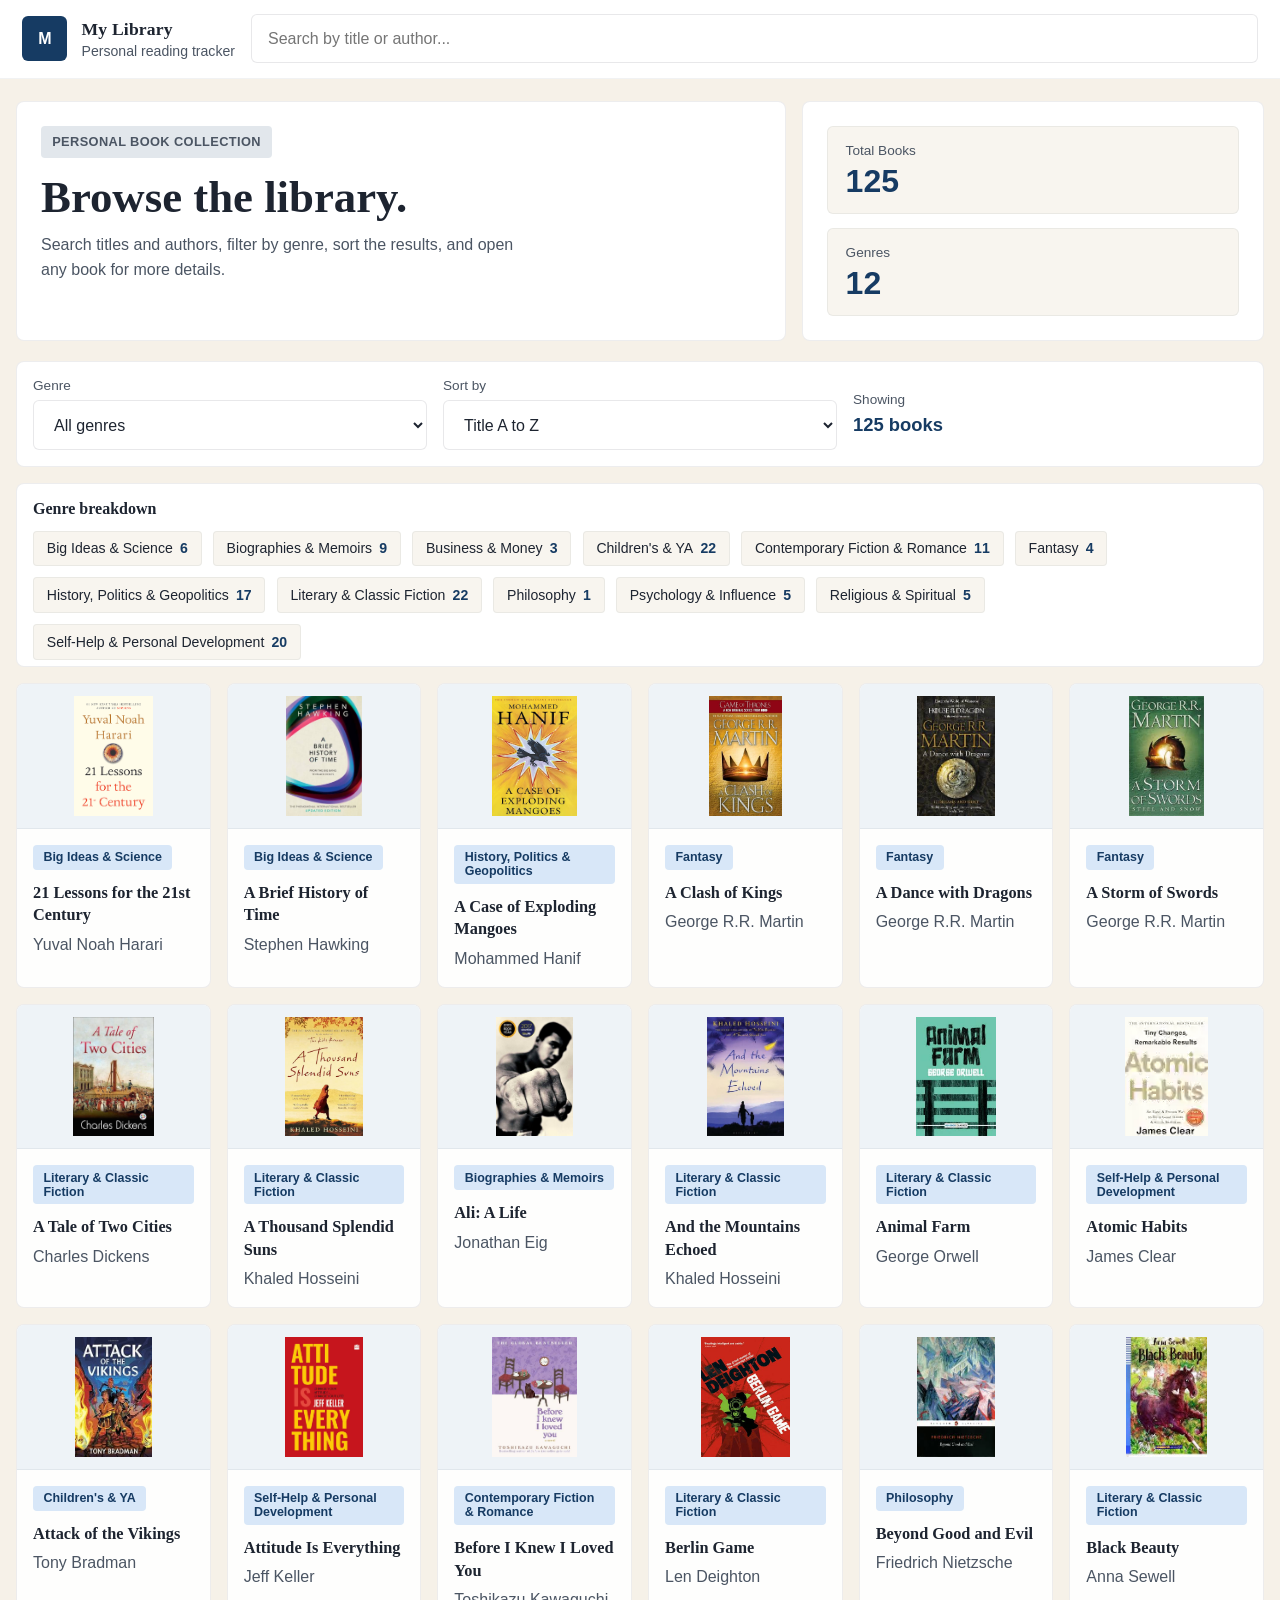
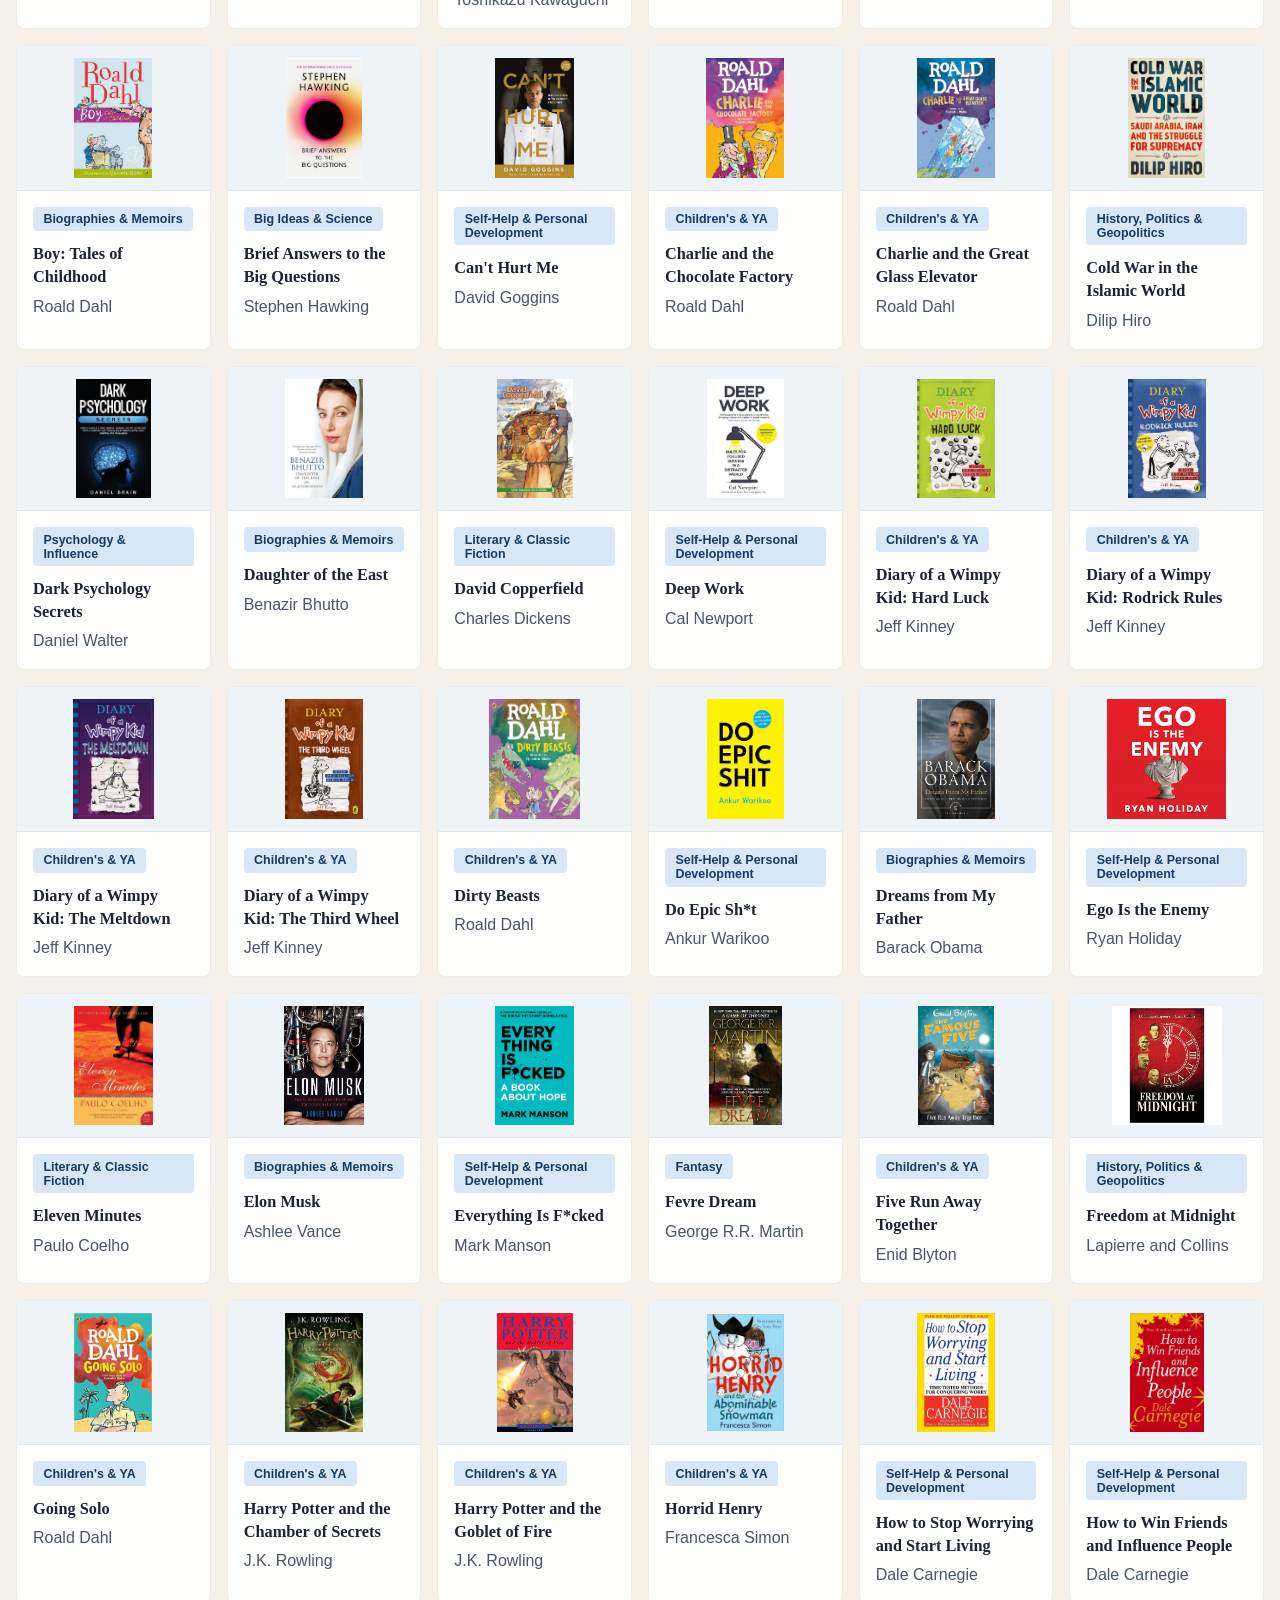
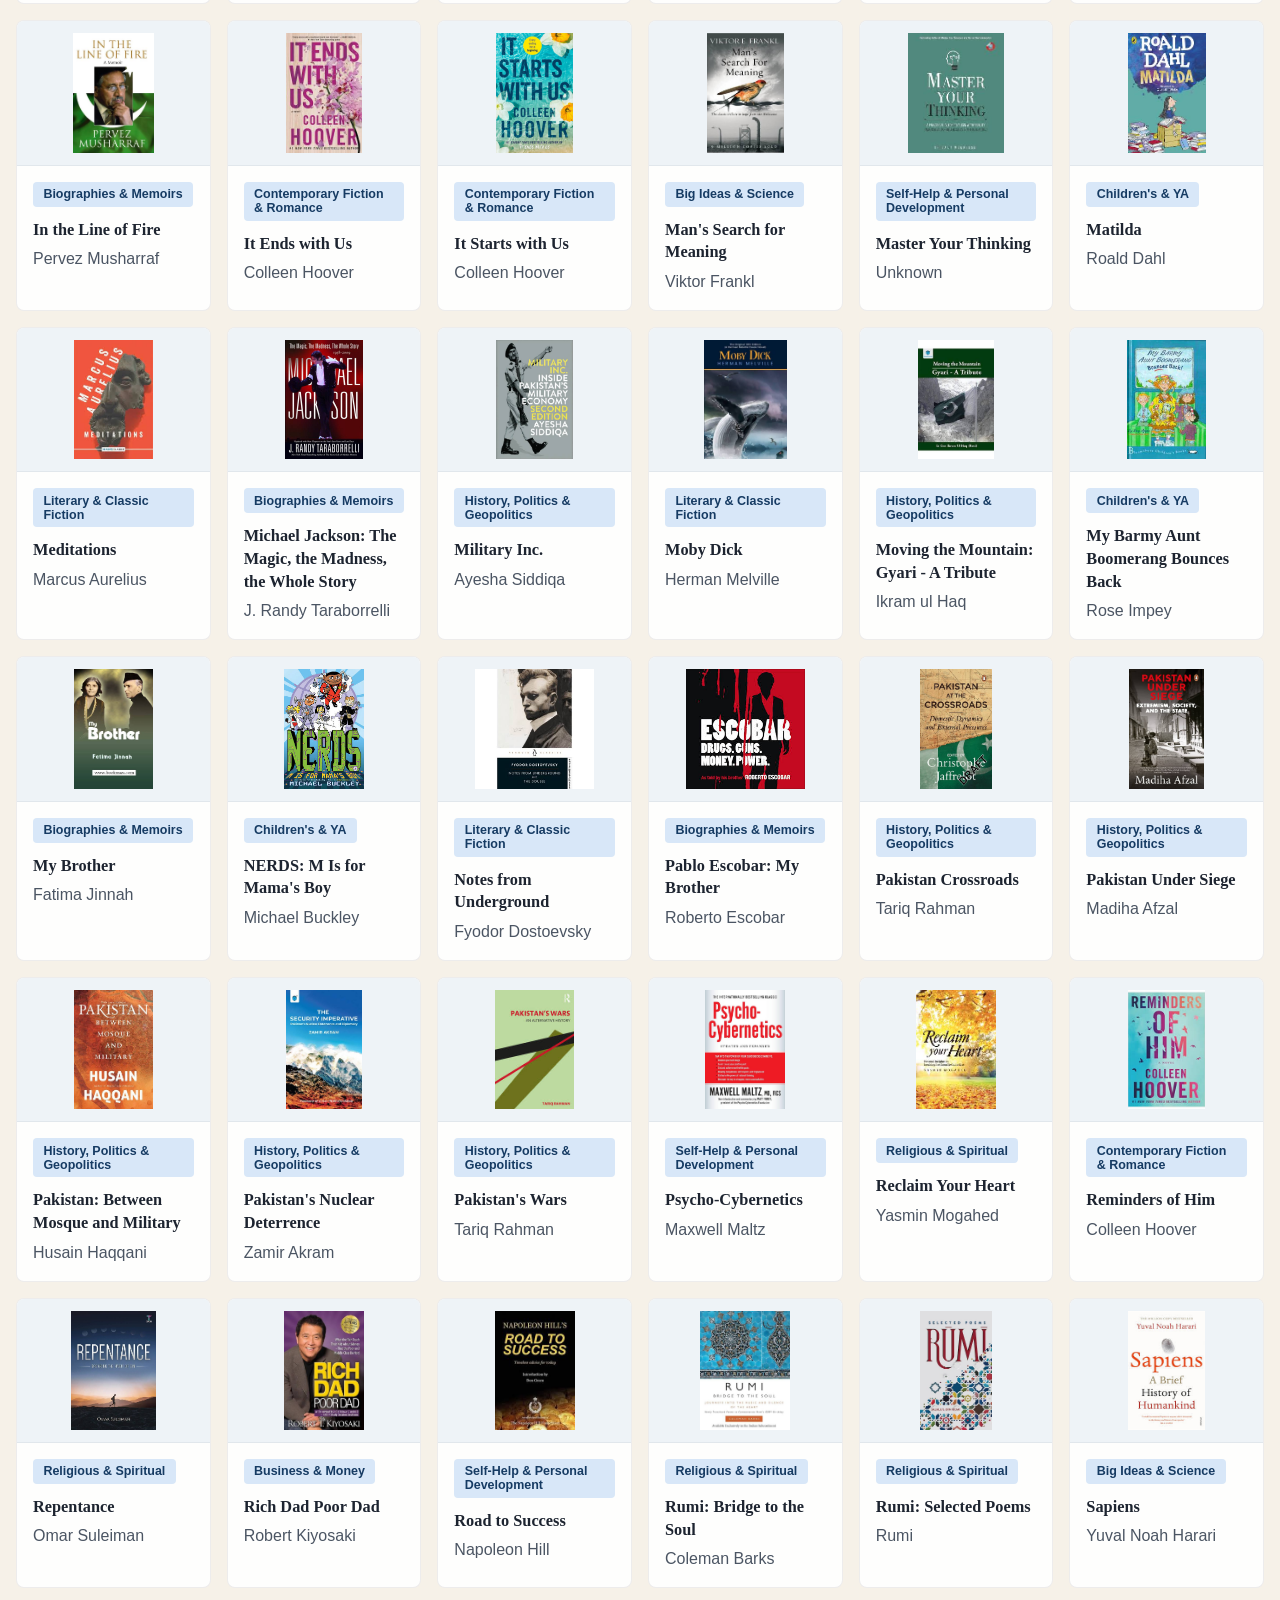
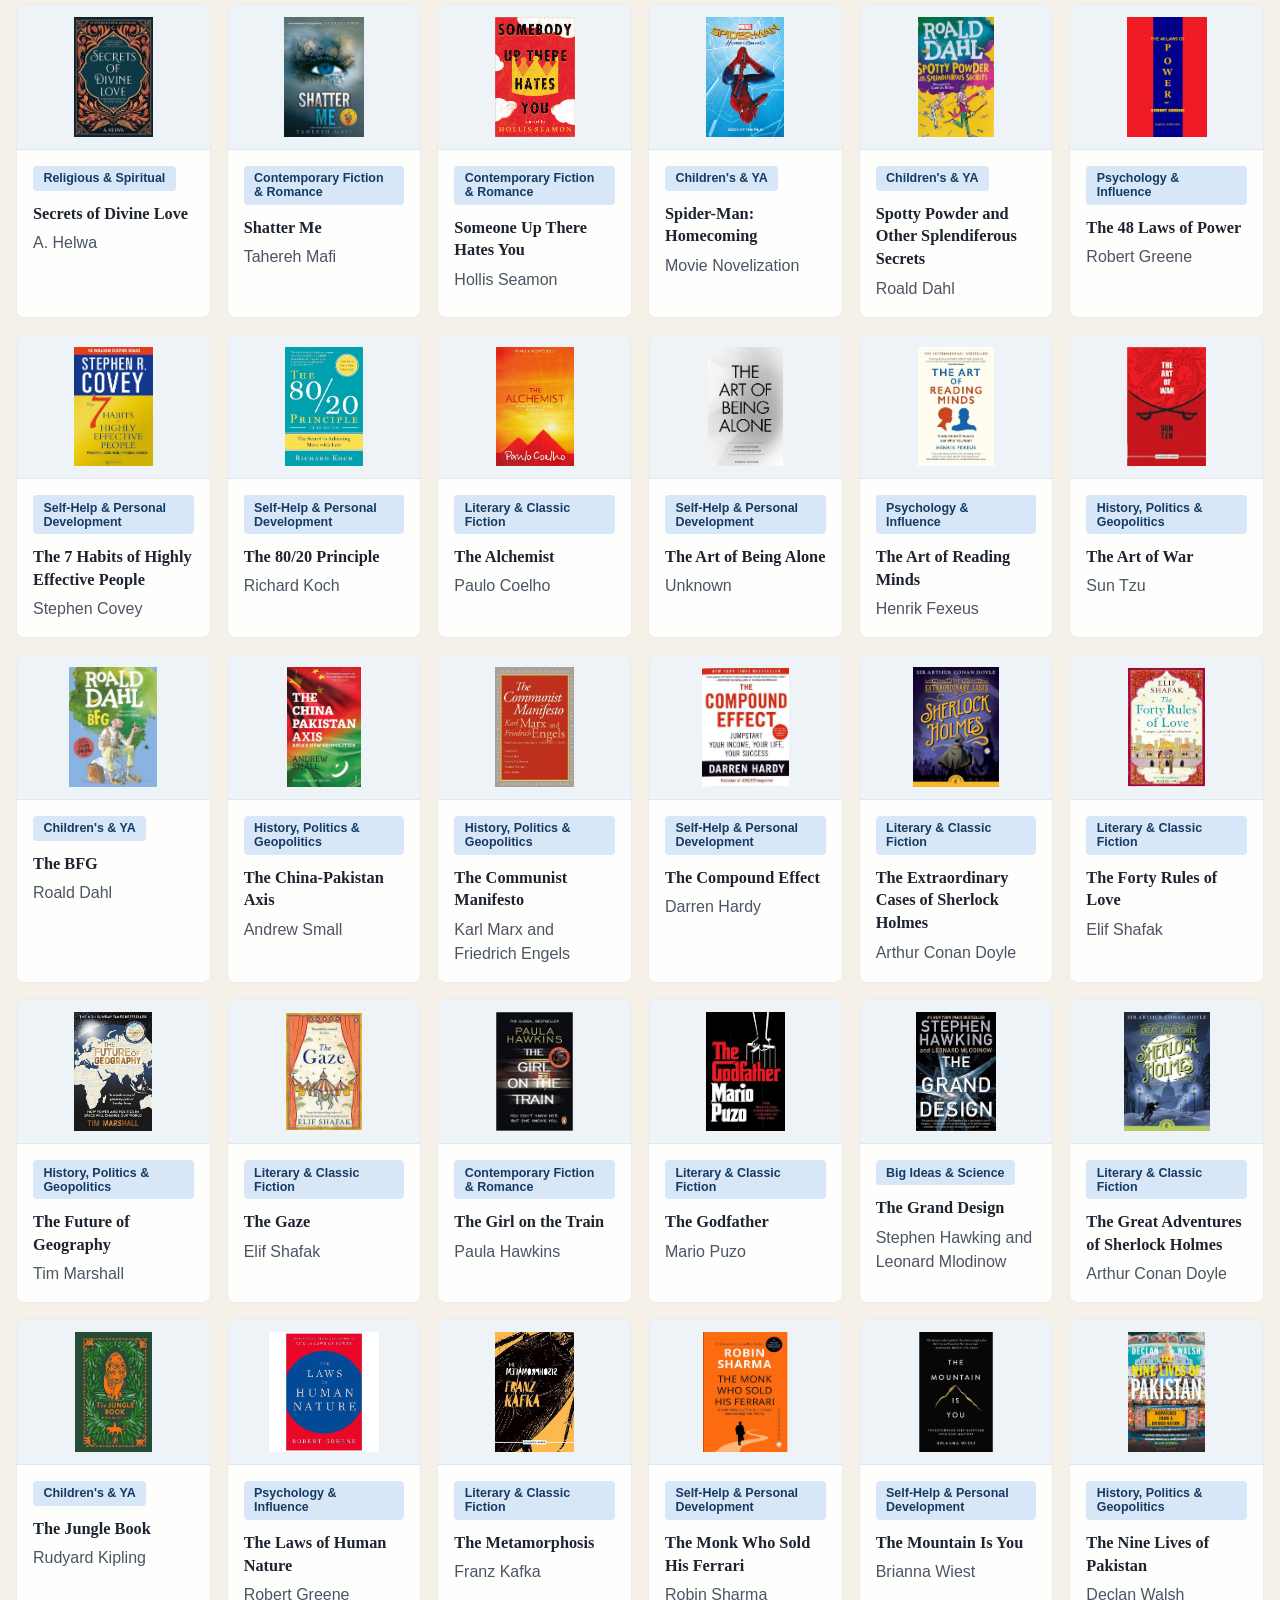
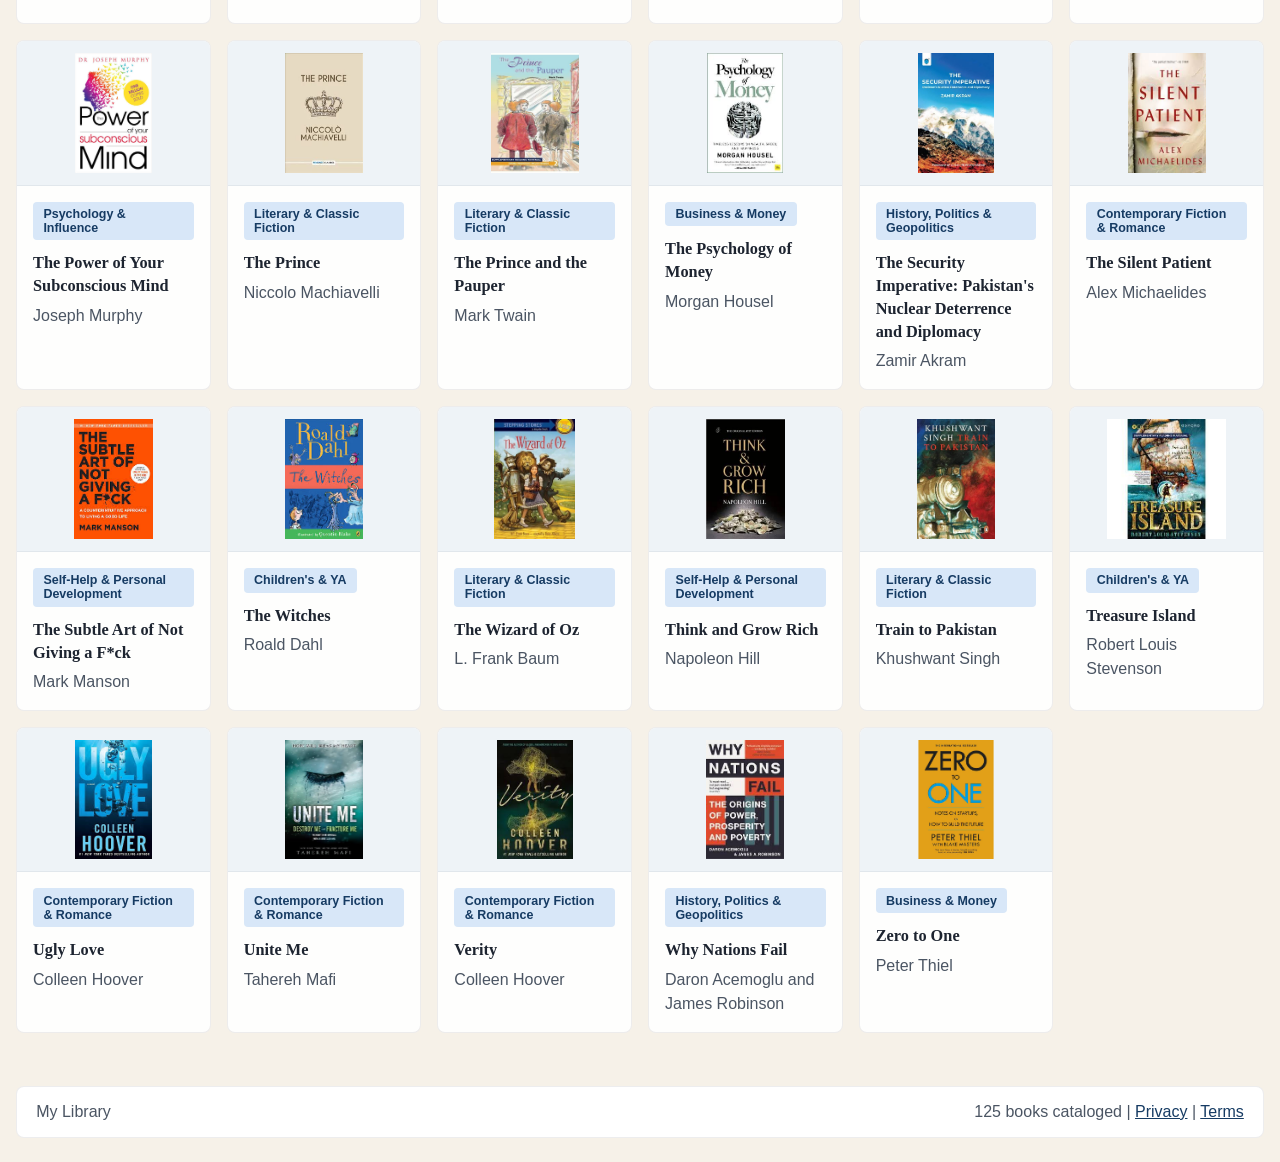
<file: index.html>
<!DOCTYPE html>
<html lang="en">
<head>
  <meta charset="UTF-8" />
  <meta name="viewport" content="width=device-width, initial-scale=1.0" />
  <title>My Library | Personal Book Collection</title>
  <meta name="description" content="Browse and filter a personal collection of books by title, author, genre, and reading details." />
  <meta property="og:title" content="My Library | Personal Book Collection" />
  <meta property="og:description" content="Browse and filter a personal collection of books by title, author, genre, and reading details." />
  <meta property="og:image" content="Images/Dreams from My Father.jpg" />
  <meta name="theme-color" content="#163b63" />
  <link rel="icon" href="favicon.svg" type="image/svg+xml" />
  <link rel="stylesheet" href="style.css?v=4" />
</head>
<body>
  <header class="navbar">
    <div class="brand">
      <div class="brand-mark" aria-hidden="true">M</div>
      <div>
        <h1>My Library</h1>
        <p>Personal reading tracker</p>
      </div>
    </div>

    <div class="search-wrap">
      <label class="sr-only" for="searchInput">Search books</label>
      <input id="searchInput" type="search" placeholder="Search by title or author..." autocomplete="off" />
    </div>
  </header>

  <main class="page-shell">
    <section class="hero">
      <div>
        <p class="eyebrow">Personal book collection</p>
        <h2>Browse the library.</h2>
        <p>
          Search titles and authors, filter by genre, sort the results, and open any book for more details.
        </p>
      </div>

      <div class="stats-panel">
        <div class="stat-card">
          <span>Total Books</span>
          <strong id="totalBooks">0</strong>
        </div>
        <div class="stat-card">
          <span>Genres</span>
          <strong id="totalGenres">0</strong>
        </div>
      </div>
    </section>

    <section class="toolbar" aria-label="Book controls">
      <div class="control-group">
        <label for="genreFilter">Genre</label>
        <select id="genreFilter">
          <option value="all">All genres</option>
        </select>
      </div>

      <div class="control-group">
        <label for="sortSelect">Sort by</label>
        <select id="sortSelect">
          <option value="title-asc">Title A to Z</option>
          <option value="author-asc">Author A to Z</option>
        </select>
      </div>

      <div class="control-group count-box">
        <label>Showing</label>
        <div><span id="visibleBooks">0</span> books</div>
      </div>
    </section>

    <section class="genre-summary" aria-label="Genre counts">
      <h3>Genre breakdown</h3>
      <div id="genreCounts" class="genre-counts"></div>
    </section>

    <section>
      <div id="bookGrid" class="book-grid" aria-live="polite"></div>
      <div id="emptyState" class="empty-state" hidden>
        <h3>No books found</h3>
        <p>Try another search, genre, or sort option.</p>
      </div>
    </section>
  </main>

  <footer class="footer">
    <p>My Library</p>
    <p><span id="footerCount">0</span> books cataloged | <a href="privacy.html">Privacy</a> | <a href="terms.html">Terms</a></p>
  </footer>

  <div id="bookModal" class="modal" aria-hidden="true" role="dialog" aria-modal="true" aria-labelledby="modalTitle">
    <div class="modal-backdrop" data-close-modal></div>
    <div class="modal-card">
      <button class="modal-close" type="button" aria-label="Close details" data-close-modal>Close</button>
      <div class="modal-cover-wrap">
        <img id="modalCover" alt="Selected book cover" loading="eager" decoding="async" />
      </div>
      <div class="modal-content">
        <span id="modalGenre" class="genre-pill"></span>
        <h3 id="modalTitle"></h3>
        <p class="modal-author" id="modalAuthor"></p>
        <p id="modalDescription" class="modal-description"></p>
      </div>
    </div>
  </div>

  <template id="bookCardTemplate">
    <article class="book-card" tabindex="0">
      <div class="cover-frame">
        <img class="book-cover" alt="Book cover" loading="lazy" decoding="async" />
      </div>
      <div class="card-body">
        <span class="genre-pill"></span>
        <h3 class="book-title"></h3>
        <p class="book-author"></p>
      </div>
    </article>
  </template>

  <script src="script.js"></script>
</body>
</html>
</file>
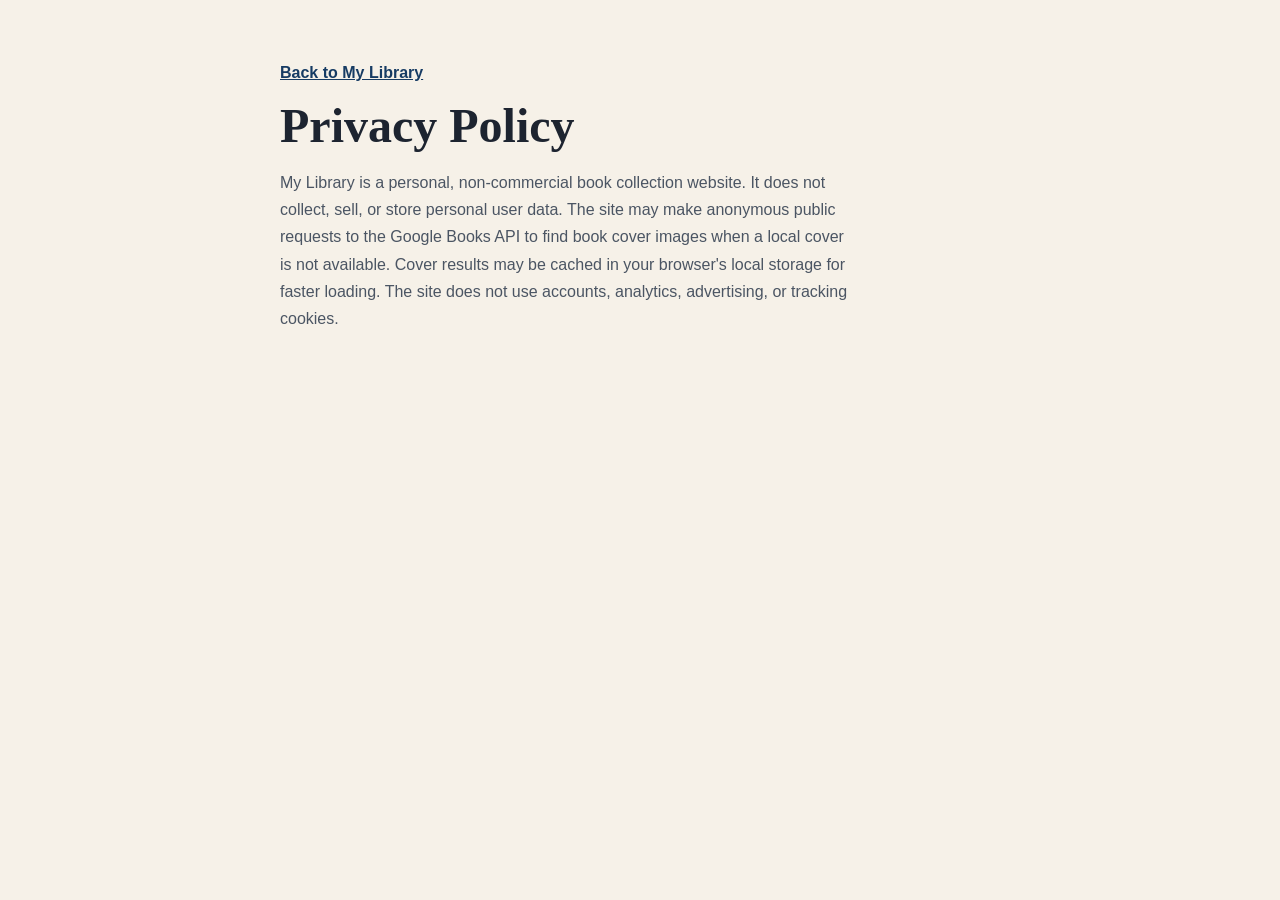
<file: privacy.html>
<!DOCTYPE html>
<html lang="en">
<head>
  <meta charset="UTF-8" />
  <meta name="viewport" content="width=device-width, initial-scale=1.0" />
  <title>Privacy Policy | My Library</title>
  <meta name="description" content="Privacy policy for the My Library personal book collection website." />
  <link rel="icon" href="favicon.svg" type="image/svg+xml" />
  <link rel="stylesheet" href="style.css?v=4" />
</head>
<body>
  <main class="legal-page">
    <a class="back-link" href="index.html">Back to My Library</a>
    <h1>Privacy Policy</h1>
    <p>My Library is a personal, non-commercial book collection website. It does not collect, sell, or store personal user data. The site may make anonymous public requests to the Google Books API to find book cover images when a local cover is not available. Cover results may be cached in your browser's local storage for faster loading. The site does not use accounts, analytics, advertising, or tracking cookies.</p>
  </main>
</body>
</html>
</file>
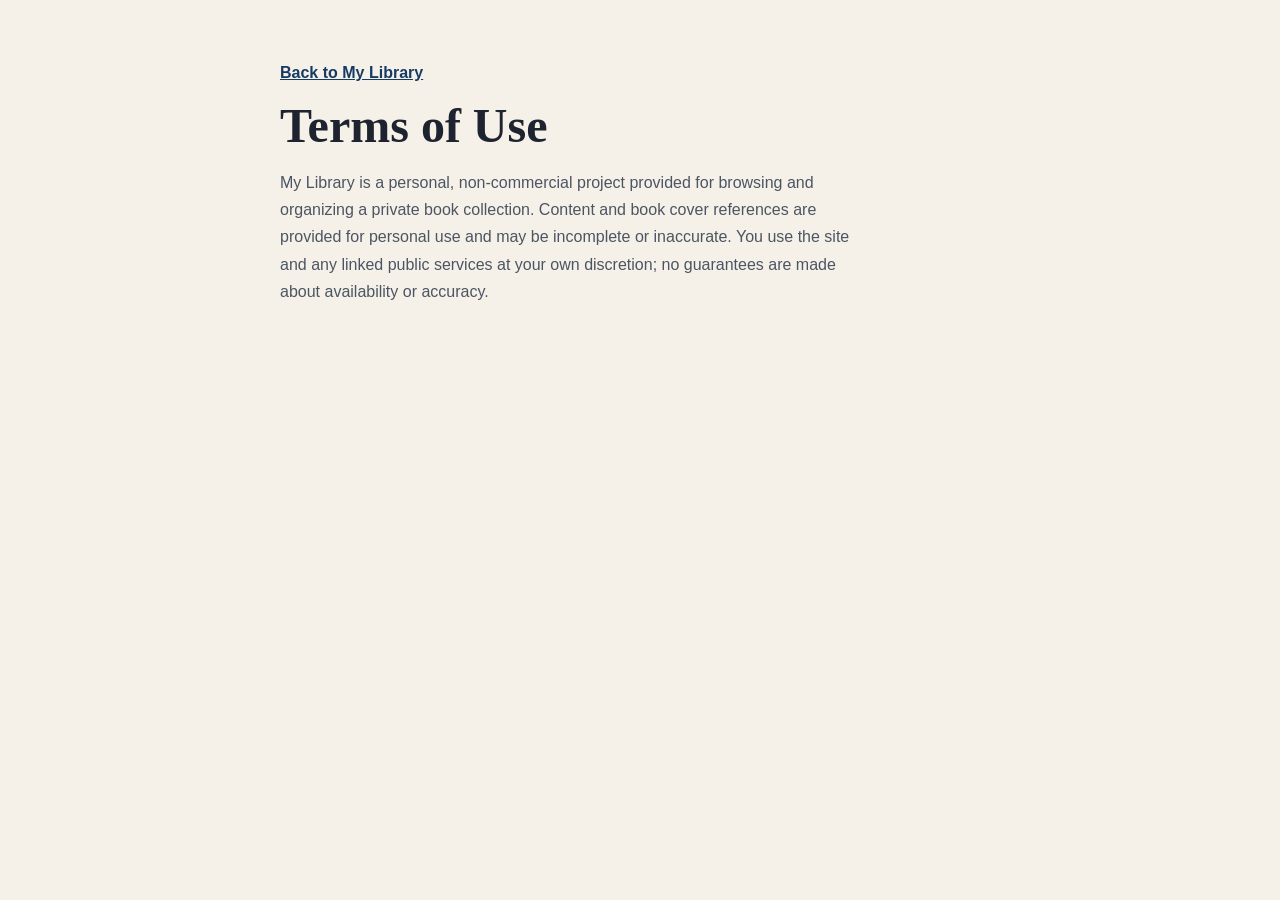
<file: terms.html>
<!DOCTYPE html>
<html lang="en">
<head>
  <meta charset="UTF-8" />
  <meta name="viewport" content="width=device-width, initial-scale=1.0" />
  <title>Terms of Use | My Library</title>
  <meta name="description" content="Terms of use for the My Library personal book collection website." />
  <link rel="icon" href="favicon.svg" type="image/svg+xml" />
  <link rel="stylesheet" href="style.css?v=4" />
</head>
<body>
  <main class="legal-page">
    <a class="back-link" href="index.html">Back to My Library</a>
    <h1>Terms of Use</h1>
    <p>My Library is a personal, non-commercial project provided for browsing and organizing a private book collection. Content and book cover references are provided for personal use and may be incomplete or inaccurate. You use the site and any linked public services at your own discretion; no guarantees are made about availability or accuracy.</p>
  </main>
</body>
</html>
</file>
<file: style.css>
* {
  box-sizing: border-box;
}

:root {
  --bg: #f6f1e8;
  --surface: #ffffff;
  --surface-alt: #f8f5ef;
  --text: #1d2430;
  --muted: #4b5563;
  --border: rgba(29, 36, 48, 0.08);
  --accent: #163b63;
  --accent-soft: rgba(22, 59, 99, 0.12);
  --highlight: #d8e7f8;
}

html {
  scroll-behavior: smooth;
}

body {
  margin: 0;
  font-family: "Trebuchet MS", Arial, sans-serif;
  background: var(--bg);
  color: var(--text);
}

h1,
h2,
h3 {
  font-family: Georgia, "Times New Roman", serif;
}

img {
  display: block;
  max-width: 100%;
}

button,
input,
select {
  font: inherit;
}

.sr-only {
  position: absolute;
  width: 1px;
  height: 1px;
  padding: 0;
  margin: -1px;
  overflow: hidden;
  clip: rect(0, 0, 0, 0);
  white-space: nowrap;
  border: 0;
}

.navbar {
  display: flex;
  align-items: center;
  justify-content: space-between;
  gap: 1rem;
  padding: 0.9rem 1.4rem;
  position: sticky;
  top: 0;
  z-index: 30;
  background: var(--surface);
  border-bottom: 1px solid rgba(29, 36, 48, 0.06);
}

.brand {
  display: flex;
  align-items: center;
  gap: 0.9rem;
}

.brand-mark {
  width: 2.8rem;
  height: 2.8rem;
  border-radius: 6px;
  display: grid;
  place-items: center;
  color: #fff;
  background: var(--accent);
  font-weight: 800;
}

.brand h1 {
  margin: 0;
  font-size: 1.1rem;
  letter-spacing: 0.01em;
}

.brand p {
  margin: 0.2rem 0 0;
  color: var(--muted);
  font-size: 0.88rem;
}

.search-wrap {
  width: min(100%, 26rem);
  flex: 1;
  display: flex;
  justify-content: flex-end;
}

.search-wrap input,
.control-group select {
  width: 100%;
  border: 1px solid rgba(29, 36, 48, 0.10);
  background: rgba(255, 255, 255, 0.9);
  color: var(--text);
  border-radius: 6px;
  padding: 0.9rem 1rem;
  outline: none;
  transition: border-color 0.2s ease;
}

.search-wrap input:focus,
.control-group select:focus {
  border-color: rgba(22, 59, 99, 0.4);
  box-shadow: 0 0 0 3px var(--accent-soft);
}

.page-shell {
  width: min(1280px, calc(100% - 2rem));
  margin: 0 auto;
  padding: 1.4rem 0 2rem;
}

.hero {
  display: grid;
  grid-template-columns: 1.5fr 0.9fr;
  gap: 1rem;
  align-items: stretch;
  margin-bottom: 1.25rem;
}

.hero > div,
.stats-panel,
.toolbar,
.genre-summary,
.footer,
.empty-state {
  background: var(--surface);
  border: 1px solid var(--border);
}

.hero > div {
  border-radius: 8px;
  padding: 1.5rem;
}

.eyebrow {
  display: inline-flex;
  padding: 0.35rem 0.7rem;
  border-radius: 4px;
  background: var(--accent-soft);
  color: var(--accent);
  font-size: 0.8rem;
  font-weight: 700;
  letter-spacing: 0.03em;
  text-transform: uppercase;
}

.hero h2 {
  margin: 1rem 0 0.7rem;
  font-size: clamp(2rem, 3.5vw, 3.2rem);
  line-height: 1.05;
}

.hero p {
  margin: 0;
  color: var(--muted);
  max-width: 54ch;
  line-height: 1.6;
}

.stats-panel {
  border-radius: 8px;
  padding: 1rem;
  display: grid;
  gap: 0.85rem;
}

.stat-card {
  padding: 1rem 1.1rem;
  border-radius: 6px;
  background: var(--surface-alt);
  border: 1px solid rgba(29, 36, 48, 0.06);
}

.stat-card span,
.control-group label {
  display: block;
  color: var(--muted);
  font-size: 0.85rem;
  margin-bottom: 0.45rem;
}

.stat-card strong {
  font-size: 2rem;
  line-height: 1;
  color: var(--accent);
}

.toolbar {
  display: grid;
  grid-template-columns: repeat(3, minmax(0, 1fr));
  gap: 1rem;
  border-radius: 8px;
  padding: 1rem;
  margin-bottom: 1rem;
}

.control-group,
.count-box {
  display: flex;
  flex-direction: column;
  justify-content: center;
}

.count-box div {
  font-size: 1.15rem;
  font-weight: 700;
  color: var(--accent);
}

.genre-summary {
  border-radius: 8px;
  padding: 1rem 1rem 0.4rem;
  margin-bottom: 1rem;
}

.genre-summary h3 {
  margin: 0 0 0.8rem;
  font-size: 1rem;
}

.genre-counts {
  display: flex;
  flex-wrap: wrap;
  gap: 0.7rem;
}

.genre-chip {
  display: inline-flex;
  align-items: center;
  gap: 0.45rem;
  padding: 0.55rem 0.8rem;
  border-radius: 4px;
  background: var(--surface-alt);
  border: 1px solid rgba(29, 36, 48, 0.06);
  color: var(--text);
  font-size: 0.88rem;
}

.genre-chip strong {
  color: var(--accent);
}

.book-grid {
  display: grid;
  grid-template-columns: repeat(2, minmax(0, 1fr));
  gap: 1rem;
}

.book-card {
  border: 1px solid rgba(29, 36, 48, 0.08);
  background: rgba(255, 255, 255, 0.9);
  border-radius: 8px;
  overflow: hidden;
  cursor: pointer;
  transition: border-color 0.2s ease;
  outline: none;
}

.book-card:hover,
.book-card:focus-visible {
  border-color: rgba(22, 59, 99, 0.22);
}

.cover-frame {
  aspect-ratio: 4 / 3;
  display: flex;
  align-items: center;
  justify-content: center;
  padding: 0.75rem;
  background: #eef3f7;
  border-bottom: 1px solid rgba(29, 36, 48, 0.06);
}

.book-cover {
  width: 100%;
  height: 100%;
  object-fit: contain;
  border-radius: 4px;
}

.card-body {
  padding: 1rem;
}

.book-title {
  margin: 0.75rem 0 0.35rem;
  font-size: 1.02rem;
  line-height: 1.4;
}

.book-author {
  margin: 0;
  color: var(--muted);
  line-height: 1.5;
}

.genre-pill {
  display: inline-flex;
  align-items: center;
  padding: 0.34rem 0.65rem;
  border-radius: 4px;
  background: var(--highlight);
  color: var(--accent);
  font-size: 0.78rem;
  font-weight: 700;
}

.empty-state {
  border-radius: 8px;
  padding: 2rem;
  text-align: center;
  margin-top: 1rem;
}

.empty-state h3 {
  margin: 0 0 0.4rem;
}

.empty-state p {
  margin: 0;
  color: var(--muted);
}

.footer {
  width: min(1280px, calc(100% - 2rem));
  margin: 1.3rem auto 1.5rem;
  border-radius: 8px;
  display: flex;
  justify-content: space-between;
  gap: 1rem;
  padding: 1rem 1.2rem;
  color: var(--muted);
}

.footer p {
  margin: 0;
}

.footer a {
  color: var(--accent);
}

.legal-page {
  width: min(720px, calc(100% - 2rem));
  margin: 0 auto;
  padding: 4rem 0;
}

.legal-page h1 {
  margin: 1rem 0;
  font-size: clamp(2rem, 5vw, 3rem);
}

.legal-page p:not(.eyebrow) {
  max-width: 65ch;
  color: var(--muted);
  line-height: 1.7;
}

.back-link {
  color: var(--accent);
  font-weight: 700;
}

.modal {
  position: fixed;
  inset: 0;
  display: none;
  align-items: center;
  justify-content: center;
  z-index: 100;
}

.modal.is-open {
  display: flex;
}

.modal-backdrop {
  position: absolute;
  inset: 0;
  background: rgba(14, 19, 27, 0.45);
}

.modal-card {
  position: relative;
  z-index: 1;
  width: min(920px, calc(100% - 1.5rem));
  max-height: min(90vh, 760px);
  overflow: auto;
  background: var(--surface);
  border-radius: 8px;
  display: grid;
  grid-template-columns: 0.9fr 1.1fr;
  border: 1px solid rgba(255, 255, 255, 0.45);
}

.modal-cover-wrap {
  min-height: 100%;
  background: #edf2f7;
}

.modal-cover-wrap img {
  width: 100%;
  height: 100%;
  object-fit: cover;
}

.modal-content {
  padding: 1.5rem;
}

.modal-author {
  color: var(--muted);
  margin: 0.8rem 0 1rem;
  font-weight: 600;
}

.modal-description {
  color: var(--text);
  line-height: 1.8;
  margin: 0;
}

.modal-close {
  position: absolute;
  top: 0.8rem;
  right: 0.8rem;
  width: auto;
  height: 2.5rem;
  border: 0;
  border-radius: 4px;
  background: rgba(255, 255, 255, 0.92);
  color: var(--accent);
  cursor: pointer;
  padding: 0.45rem 0.7rem;
  font-size: 0.875rem;
  line-height: 1;
}

.modal-content h3 {
  margin: 0.75rem 0 0;
  font-size: clamp(1.6rem, 2.7vw, 2.4rem);
}

@media (max-width: 900px) {
  .hero,
  .toolbar,
  .modal-card {
    grid-template-columns: 1fr;
  }

  .navbar {
    flex-direction: column;
    align-items: stretch;
  }

  .search-wrap {
    width: 100%;
    justify-content: stretch;
  }

  .search-wrap input {
    width: 100%;
  }
}

@media (min-width: 700px) {
  .book-grid {
    grid-template-columns: repeat(3, minmax(0, 1fr));
  }
}

@media (min-width: 900px) {
  .book-grid {
    grid-template-columns: repeat(4, minmax(0, 1fr));
  }
}

@media (min-width: 1100px) {
  .book-grid {
    grid-template-columns: repeat(6, minmax(0, 1fr));
  }
}

@media (min-width: 1400px) {
  .book-grid {
    grid-template-columns: repeat(7, minmax(0, 1fr));
  }
}

@media (max-width: 640px) {
  .page-shell,
  .footer {
    width: min(100% - 1rem, 1280px);
  }

  .page-shell {
    padding-top: 1rem;
  }

  .hero > div,
  .stats-panel,
  .toolbar,
  .genre-summary,
  .footer,
  .empty-state {
    border-radius: 1.1rem;
  }

  .book-grid {
    grid-template-columns: 1fr;
  }

  .footer {
    flex-direction: column;
  }
}
</file>
